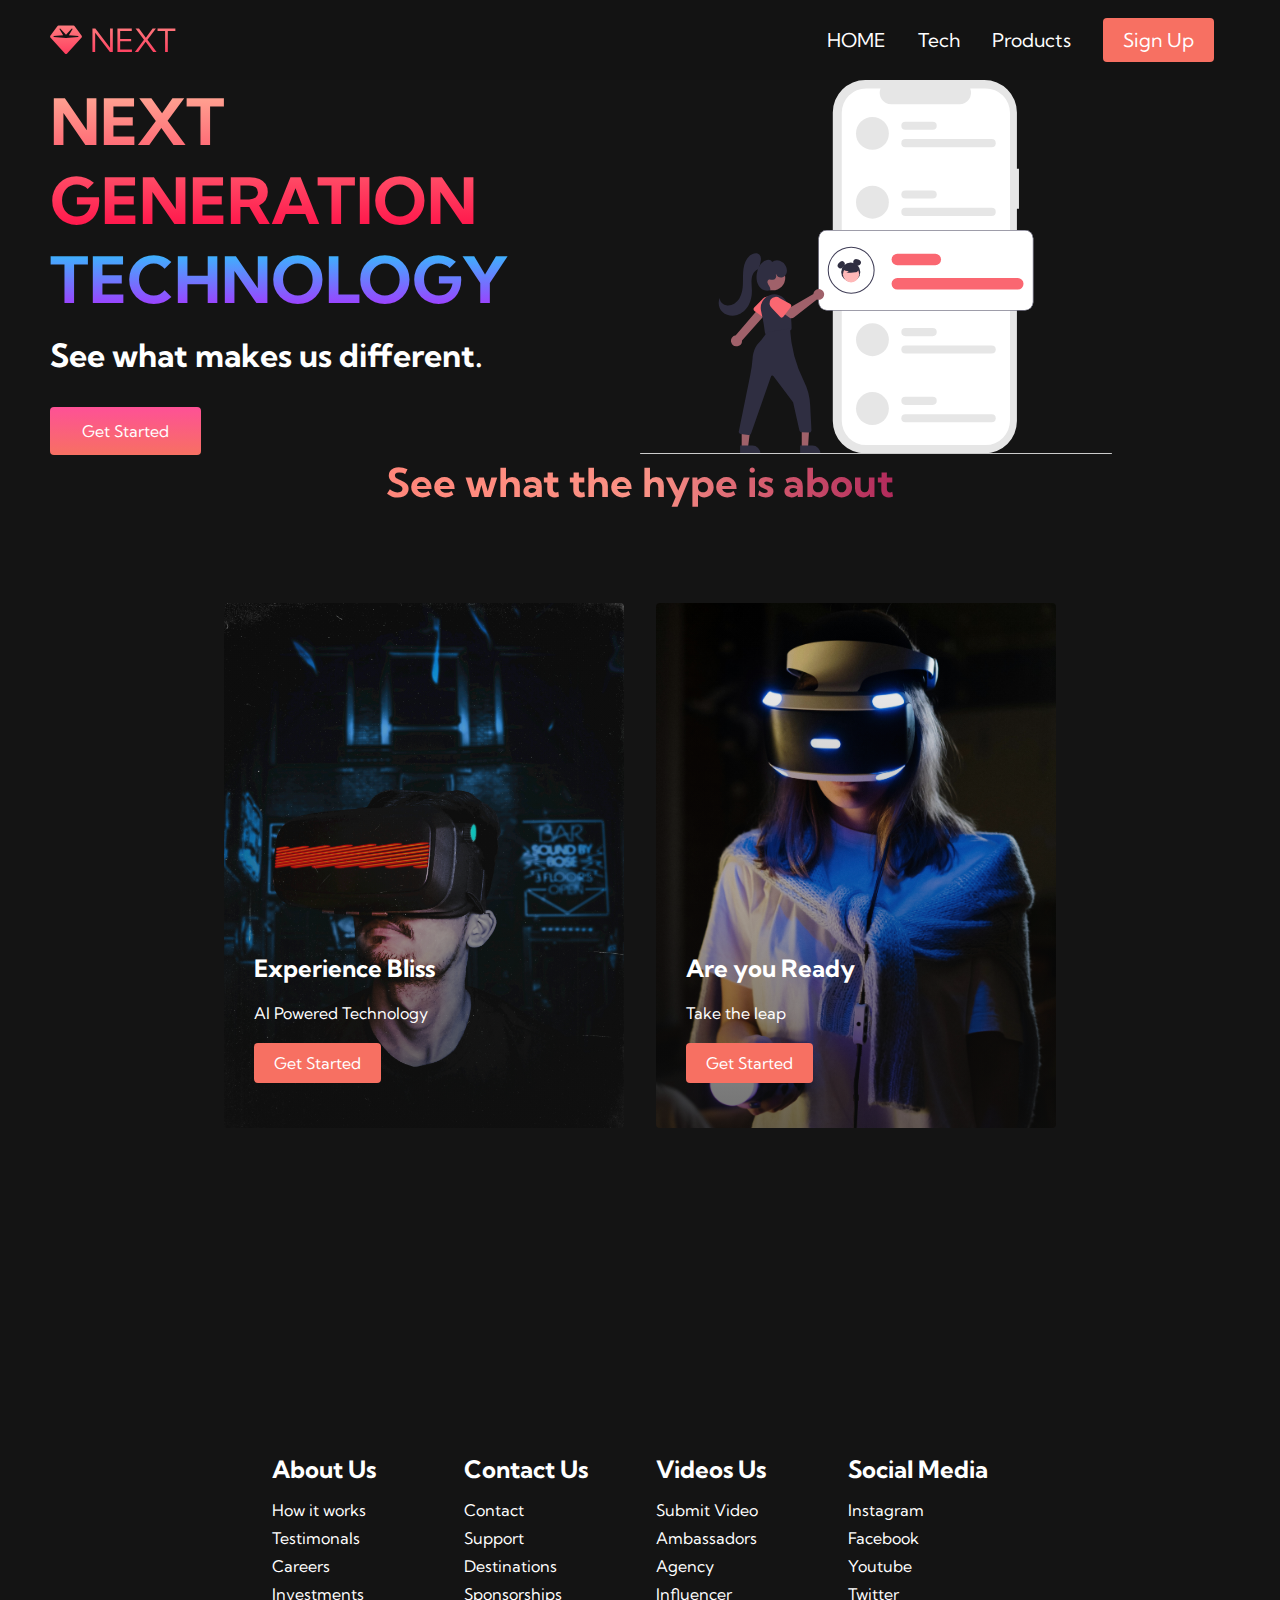
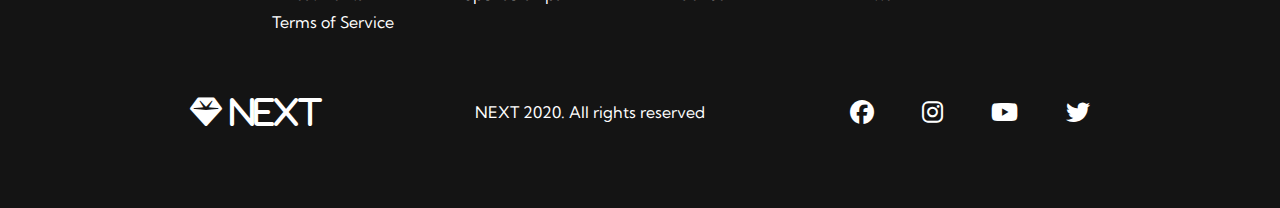
<file: index.html>
<!DOCTYPE html>
 <html lang="en">
 <head>
    <meta charset="UTF-8">
    <meta name="viewport" content="width=device-width, initial-scale=1.0">
    <title>Next Website</title>
    <link rel="stylesheet" href="styles.css"/>
    <link rel="stylesheet" href="https://cdnjs.cloudflare.com/ajax/libs/font-awesome/6.6.0/css/all.min.css">
    <link rel="preconnect" href="https://fonts.googleapis.com">
    <link rel="preconnect" href="https://fonts.gstatic.com" crossorigin>
    <link href="https://fonts.googleapis.com/css2?family=Kumbh+Sans&display=swap" rel="stylesheet">




 </head>
 <body>
    <nav class="navbar">
        <div class="navbar__container">
            <a href="/" id="navbar__logo"><i class="fas fa-gem"></i>  NEXT</a>
            <div class="navbar__toggle" id="mobile-menu">
                <span class="bar"></span>
                <span class="bar"></span>
                <span class="bar"></span>

            </div>
             <ul class="navbar__menu">
                <li class="navbar__item">
                    <a href="/" class="navbar__links"> HOME
                    </a>
                </li>    
                <li class="navbar__item">
                    <a href="/tech.html" class="navbar__links">Tech
                    </a>
                </li>  
                <li class="navbar__item">
                    <a href="/" class="navbar__links">Products
                    </a>
                </li>  
                <li class="navbar__btn">
                    <a href="/" class="button">Sign Up
                    </a>
                </li>  
           
             </ul>
        </div>
    </nav>
    <div class="main">
        <div class="main__container">
            <div class="main__content">
                <h1>
                    NEXT GENERATION
                </h1>
                <h2>TECHNOLOGY</h2>
                <p>See what makes us different.</p>
                <button class="main__btn"><a href="/">Get Started</a></button>

            </div>
            <div class="main__img--container">
                <img src="images/pic1.svg" alt="pic" id="main__img">
            </div>
        </div>
    </div>
    <!-- Services Section -->
     <div class="services">
        <h1>See what the hype is about</h1>
        <div class="services__container">
            <div class="services__card">
                <h2>Experience Bliss</h2>
                <p>AI Powered Technology</p>
                <button>Get Started</button>
            </div>
            <div class="services__card">
                <h2>Are you Ready</h2>
                <p>Take the leap</p>
                <button>Get Started</button>
            </div>
        </div>
     </div>
     <!-- Footer CSS -->
      <div class="footer__container">
        <div class="footer__links">
            <div class="footer__links--wrapper">
                <div class="footer__links--items">
                    <h2>About Us</h2>
                    <a href="/sign__up">How it works</a>
                    <a href="/">Testimonals</a>
                    <a href="/">Careers</a>
                    <a href="/">Investments</a>
                    <a href="/">Terms of Service</a>
                </div>
                <div class="footer__links--items">
                    <h2>Contact Us</h2>
                    <a href="/">Contact</a>
                    <a href="/">Support</a>
                    <a href="/">Destinations</a>
                    <a href="/">Sponsorships</a>
                </div>
            </div>
            <div class="footer__links--wrapper">
                <div class="footer__links--items">
                    <h2>Videos Us</h2>
                    <a href="/">Submit Video</a>
                    <a href="/">Ambassadors</a>
                    <a href="/">Agency</a>
                    <a href="/">Influencer</a>
                </div>
                <div class="footer__links--items">
                    <h2>Social Media</h2>
                    <a href="/">Instagram</a>
                    <a href="/">Facebook</a>
                    <a href="/">Youtube</a>
                    <a href="/">Twitter</a>
                </div>
            </div>
        </div>
        <div class="social__media">
            <div class="social__media--wrap">
                <div class="footer__logo">
                    <a href="/" id="footer__logo"><i class="fas fa-gem">   NEXT</i></a>

                </div>
                <p class="website__rights">NEXT 2020. All rights reserved</p>
                <div class="social__icons">
                    <a href="/" class="social__icon--link" target="_blank">
                        <i class="fab fa-facebook"></i>
                    </a>
                    <a href="/" class="social__icon--link" target="_blank">
                        <i class="fab fa-instagram"></i>
                    </a>
                    <a href="/" class="social__icon--link" target="_blank">
                        <i class="fab fa-youtube"></i>
                    </a>
                    <a href="/" class="social__icon--link" target="_blank">
                        <i class="fab fa-twitter"></i>
                    </a>
                </div>
            </div>
        </div>

      </div>
      
    <script src="app.js"></script>
 
 </body>
 </html>
</file>
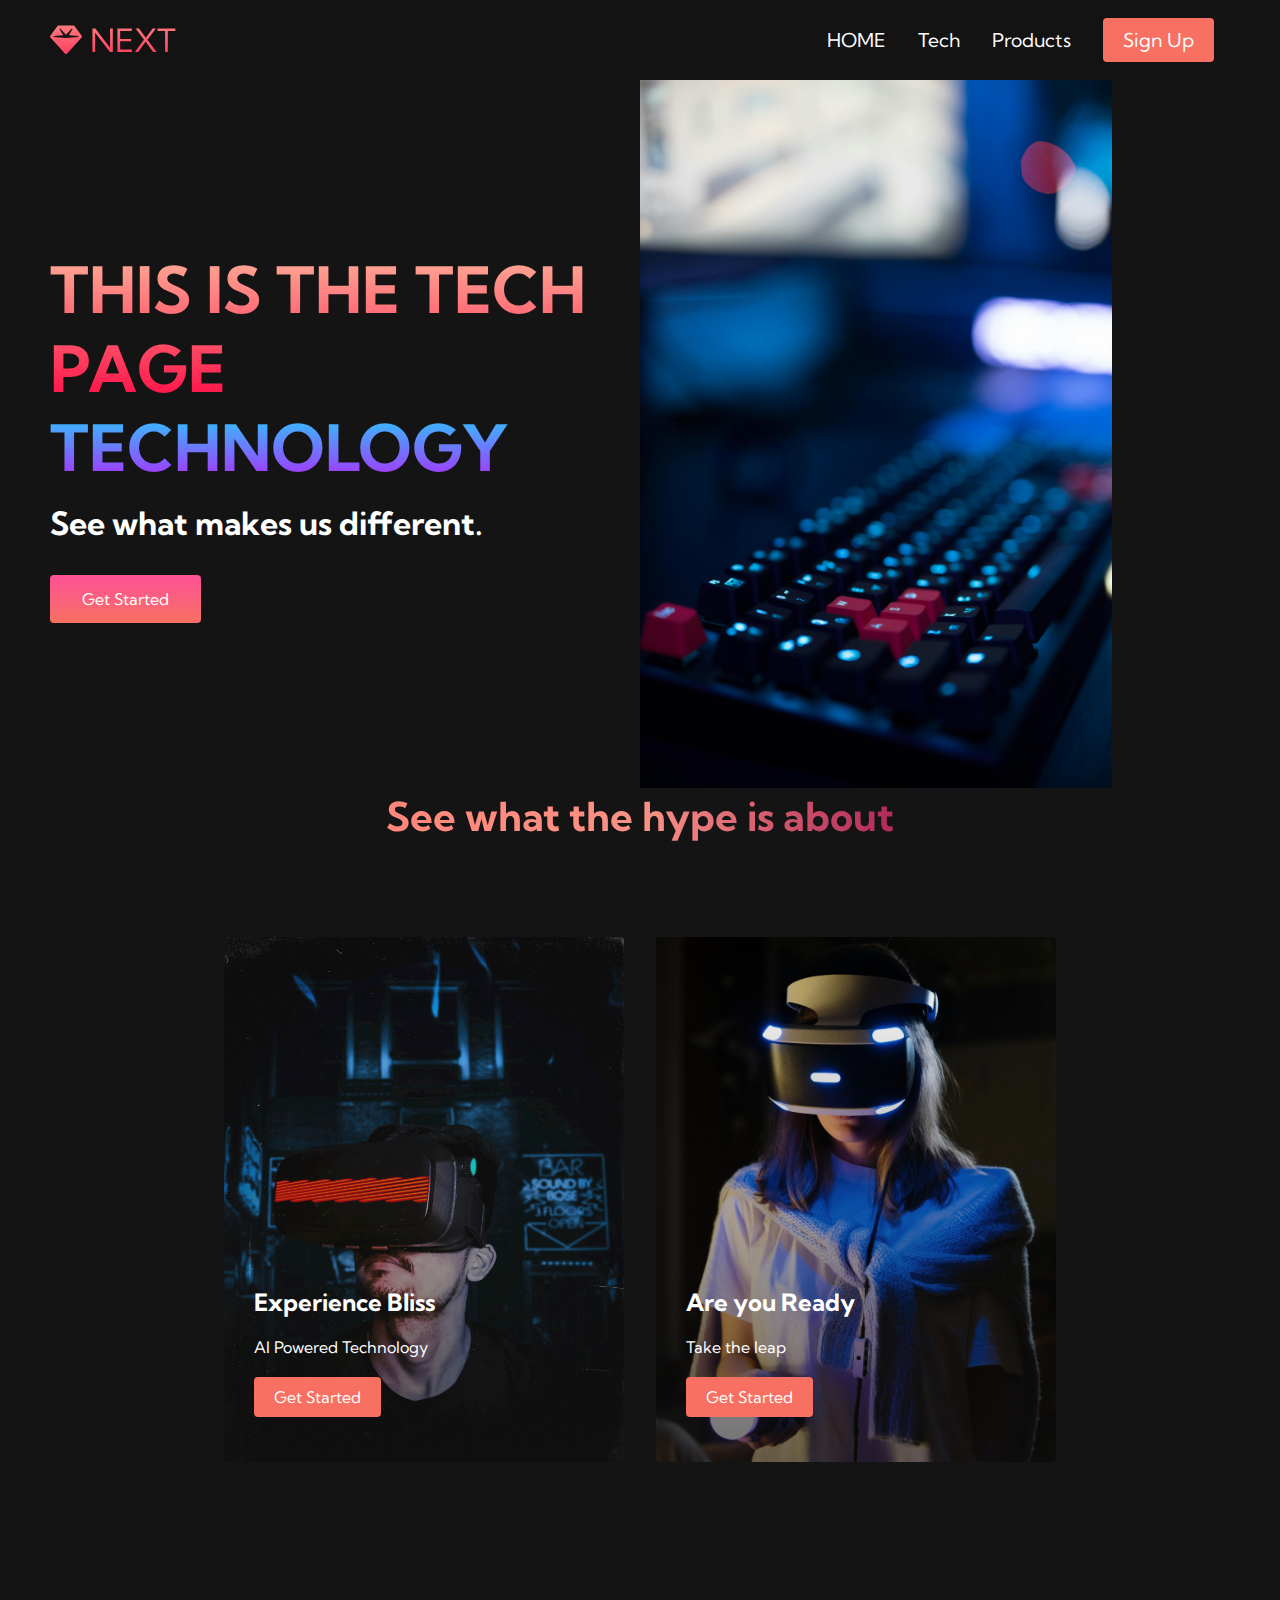
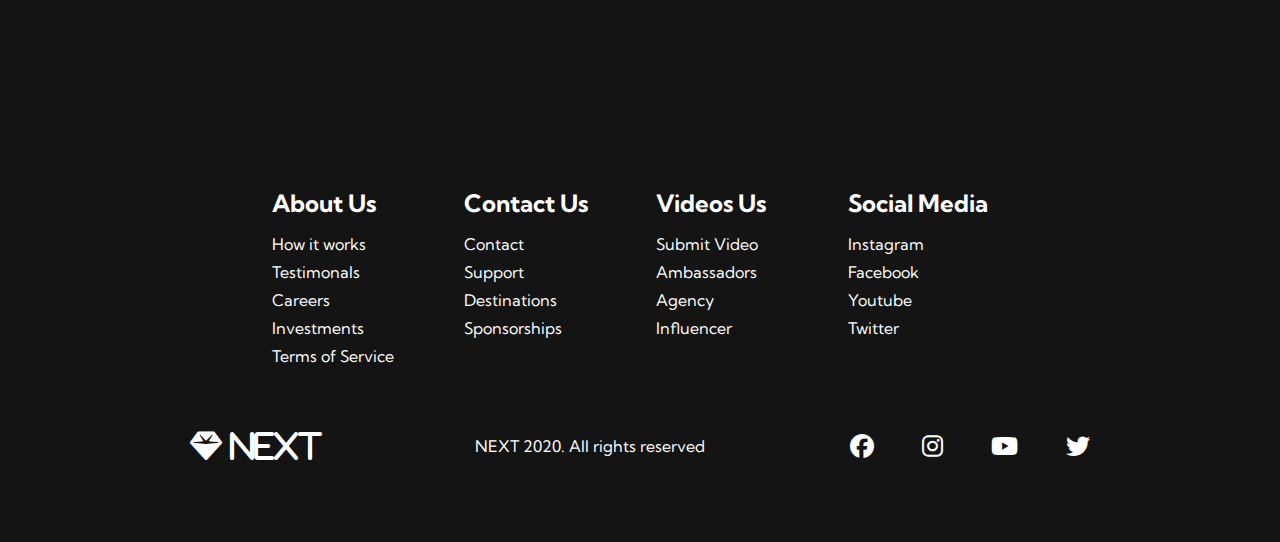
<file: tech.html>
<!DOCTYPE html>
<html lang="en">
<head>
   <meta charset="UTF-8">
   <meta name="viewport" content="width=device-width, initial-scale=1.0">
   <title>Next Website</title>
   <link rel="stylesheet" href="styles.css"/>
   <link rel="stylesheet" href="https://cdnjs.cloudflare.com/ajax/libs/font-awesome/6.6.0/css/all.min.css">
   <link rel="preconnect" href="https://fonts.googleapis.com">
   <link rel="preconnect" href="https://fonts.gstatic.com" crossorigin>
   <link href="https://fonts.googleapis.com/css2?family=Kumbh+Sans&display=swap" rel="stylesheet">




</head>
<body>
   <nav class="navbar">
       <div class="navbar__container">
           <a href="/" id="navbar__logo"><i class="fas fa-gem"></i>  NEXT</a>
           <div class="navbar__toggle" id="mobile-menu">
               <span class="bar"></span>
               <span class="bar"></span>
               <span class="bar"></span>

           </div>
            <ul class="navbar__menu">
               <li class="navbar__item">
                   <a href="/" class="navbar__links"> HOME
                   </a>
               </li>    
               <li class="navbar__item">
                   <a href="/tech.html" class="navbar__links">Tech
                   </a>
               </li>  
               <li class="navbar__item">
                   <a href="/" class="navbar__links">Products
                   </a>
               </li>  
               <li class="navbar__btn">
                   <a href="/" class="button">Sign Up
                   </a>
               </li>  
          
            </ul>
       </div>
   </nav>
   <div class="main">
       <div class="main__container">
           <div class="main__content">
               <h1>
                  THIS IS THE TECH PAGE
               </h1>
               <h2>TECHNOLOGY</h2>
               <p>See what makes us different.</p>
               <button class="main__btn"><a href="/">Get Started</a></button>

           </div>
           <div class="main__img--container">
               <img src="images/pic4.jpg" alt="pic" id="main__img">
           </div>
       </div>
   </div>
   <!-- Services Section -->
    <div class="services">
       <h1>See what the hype is about</h1>
       <div class="services__container">
           <div class="services__card">
               <h2>Experience Bliss</h2>
               <p>AI Powered Technology</p>
               <button>Get Started</button>
           </div>
           <div class="services__card">
               <h2>Are you Ready</h2>
               <p>Take the leap</p>
               <button>Get Started</button>
           </div>
       </div>
    </div>
    <!-- Footer CSS -->
     <div class="footer__container">
       <div class="footer__links">
           <div class="footer__links--wrapper">
               <div class="footer__links--items">
                   <h2>About Us</h2>
                   <a href="/sign__up">How it works</a>
                   <a href="/">Testimonals</a>
                   <a href="/">Careers</a>
                   <a href="/">Investments</a>
                   <a href="/">Terms of Service</a>
               </div>
               <div class="footer__links--items">
                   <h2>Contact Us</h2>
                   <a href="/">Contact</a>
                   <a href="/">Support</a>
                   <a href="/">Destinations</a>
                   <a href="/">Sponsorships</a>
               </div>
           </div>
           <div class="footer__links--wrapper">
               <div class="footer__links--items">
                   <h2>Videos Us</h2>
                   <a href="/">Submit Video</a>
                   <a href="/">Ambassadors</a>
                   <a href="/">Agency</a>
                   <a href="/">Influencer</a>
               </div>
               <div class="footer__links--items">
                   <h2>Social Media</h2>
                   <a href="/">Instagram</a>
                   <a href="/">Facebook</a>
                   <a href="/">Youtube</a>
                   <a href="/">Twitter</a>
               </div>
           </div>
       </div>
       <div class="social__media">
           <div class="social__media--wrap">
               <div class="footer__logo">
                   <a href="/" id="footer__logo"><i class="fas fa-gem">   NEXT</i></a>

               </div>
               <p class="website__rights">NEXT 2020. All rights reserved</p>
               <div class="social__icons">
                   <a href="/" class="social__icon--link" target="_blank">
                       <i class="fab fa-facebook"></i>
                   </a>
                   <a href="/" class="social__icon--link" target="_blank">
                       <i class="fab fa-instagram"></i>
                   </a>
                   <a href="/" class="social__icon--link" target="_blank">
                       <i class="fab fa-youtube"></i>
                   </a>
                   <a href="/" class="social__icon--link" target="_blank">
                       <i class="fab fa-twitter"></i>
                   </a>
               </div>
           </div>
       </div>

     </div>
     
   <script src="app.js"></script>

</body>
</html>
</file>
<file: styles.css>
* {
    box-sizing: border-box;
    margin: 0;
    padding: 0;
    font-family: 'Kumbh Sans', sans-serif;
    /* height: 100vh; */
}
/* NAVBAR SECTION */
.navbar {
    background: #131313;
    height: 80px;
    display: flex;
    justify-content: center;
    align-items: center;
    font-size: 1.2rem;
    position: sticky;
    top: 0PX;
    z-index: 999;


}
.navbar__container{
    display: flex;
    justify-content: space-between;
    height: 80px;
    z-index: 1;
    width: 100%;
    max-width: 1300px;
    margin: 0 auto;
    padding: 0 50px;
}
#navbar__logo{
    background-color: #ff8177;
    background-image: linear-gradient(to top, #ff0844 0%,#ffb199 100%);
    background-size: 100%;
    -webkit-background-clip: text;
    -moz-background-clip: text;
    -webkit-text-fill-color: transparent;
    -moz-text-fill-color:transparent;
    display: flex;
    align-items: center;
    cursor: pointer;
    text-decoration: none;
    font-size: 2rem;

}
.fa-gem{
    margin-right: 0.5rem;
}
.navbar__menu{
    display: flex;
    align-items: center;
    list-style: none;
    text-align: center;

}
.navbar__item{
    height: 80px;

}
.navbar__links{
    color: #fff;
    display: flex;
    align-items: center;
    justify-content:center;
    text-decoration: none;
    padding: 0 1rem;
    height: 100%;
}
.navbar__btn{
    display: flex;
    justify-content: center;
    align-items: center;
    padding: 0 1rem;
    width: 100%;

}
.button{
    display: flex;
    justify-content: center;
    align-items: center;
    text-decoration: none;
    padding: 10px 20px;
    height: 100%;
    width: 100%;
    border: none;
    outline: none;
    border-radius: 4px;
    background: #f77062;
    color: #fff;


}
.button:hover{
    background: #4837ff;
    transition: all 0.3s ease;
}
.navbar__links:hover{
    color: #f77062;
    transition: all 0.3s ease;
}

@media screen and (max-width: 961px) {
    .navbar__container{
        display: flex;
        justify-content: space-between;
        height: 80px;
        z-index: 1;
        width: 100%;
        max-width: 1300px;
        padding: 0px;

    }
    .navbar__menu{
        display: grid;
        grid-template-columns: auto;
        margin: 0;
        width: 100%;
        position: absolute;
        top: -1000px;
        opacity: 0;
        transition: all 0.5s ease;
        height: 50vh;
        z-index:-1;
        background: #131313;            
    }

        .navbar__menu.active{
            background: #131313;
            top: 80px;
            opacity: 1;
            transition: all 0.5s ease;
            z-index: 99;
            height: 50vh;
            font-size: 1.6rem;
        }

    #navbar__logo{
        padding-left: 25px;

    }
    .navbar__toggle .bar {
        width: 25px;
        height: 3px;
        margin: 5px auto;
        transition: all 0.3s ease-in-out;
        background: #fff;


    }
    .navbar__item {
        width: 100%;
     }
     .navbar__links{
        text-align: center;
        padding: 2rem;
        width: 100%;
        display: table;
     }
     #mobile-menu{
        position: absolute;
        top: 20%;
        right: 5%;
        transform: translate(5% , 20%);
        /* display: none; */
     }
     .navbar__btn{
        padding-bottom: 2rem;

     }
     .button{
        display: flex;
        justify-content: center;
        align-items: center;
        width: 80%;
        height: 80px;
        margin: 0;
     }
     .navbar__toggle .bar{
        display: block;
        cursor: pointer;
     }
    #mobile-menu.is-active .bar:nth-child(2){
        opacity: 0;

    }
      #mobile-menu.is-active .bar:nth-child(1){
       transform: translateY(8px) rotate(45deg);
        
    }
    #mobile-menu.is-active .bar:nth-child(3){
        transform: translateY(-8px) rotate(-45deg);
         
     }

}
/* HERO SECTION */
.main{
    background-color: #141414;
    /* height: 100vh; */
}
.main__container{
    display: grid;
    grid-template-columns: 1fr 1fr;
    align-items: center;
    justify-self: center;
    margin: 0 auto;
    background-color: #141414;
    z-index: 1;
    width: 100%;
    max-width: 1300px;
    padding: 0 50px;

}
.main__content h1{
    font-size: 4rem;
    background-color: #ff8177;
    background-image: linear-gradient(to top, #ff0844 0%, #ffb199 100%);
    background-size: 100%;
    -webkit-background-clip: text;
    -moz-background-clip: text;
    -webkit-text-fill-color: transparent;
    -moz-text-fill-color:transparent;



}
.main__content h2{
    font-size: 4rem;
    background-color: #ff8177;
    background-image: linear-gradient(to top, #b721ff 0%, #21d4fd 100%);
    background-size: 100%;
    -webkit-background-clip: text;
    -moz-background-clip: text;
    -webkit-text-fill-color: transparent;
    -moz-text-fill-color:transparent;

}
.main__content p {
    margin-top: 1rem;
    font-size: 2rem;
    font-weight: 700;
    color: #fff;

}
.main__btn{
    font-size: 1rem;
    background-image: linear-gradient(to top, #f77062 0%,#fe5196 100% );
    padding: 14px 32px;
    border: none;
    border-radius: 4px;
    color: #fff;
    margin-top: 2rem;
    cursor: pointer;
    position: relative;
    transition: all 0.35s;
    outline: none;



}
.main__btn a {
    position: relative;
    z-index: 2;
    color: #fff;
    text-decoration: none;


}


.main__btn:after {
    position: absolute;
    content:'' ;
    top: 0;
    left: 0;
    width: 0;
    height: 100%;
    background: #4837ff;
    transition: all 0.35s;
    border-radius: 4px;
} 
.main__btn:hover {
    color: #fff;
}
.main__btn:hover:after{
    width: 100%;
}
  border-radius: 4px;
} 
.main__img--container{
    text-align: center;


}
#main__img {
    height: 80%;
    width: 80%;
   
}
/* mobile Responsive */
@media screen and (max-width: 768px) {
    .main__container{
        display: grid;
        grid-template-columns: auto;
        align-items: center;
        justify-self: center;
        width: 100%;
        margin: 0 auto;
        height: 90vh;

    }
    .main__content{
        text-align: center;
        margin: 4rem;

    }
    .main__content h1{
        font-size: 2.5rem;
        margin-top: 2rem;
        
    }
    .main__content h2{
        font-size: 3rem;

    }
    .main__content p{
        margin-top: 1rem;
        font-size: 1.5rem;
    }
    
}
@media screen and (max-width:480px){
    .main__content h1{
        font-size: 2rem;
        margin-top: 3rem;
        
    }
    .main__content h2{
        font-size: 2rem;

    }
    .main__content p{
        margin-top: 2rem;
        font-size: 1.5rem;
    }
    .main__btn{
        padding:12px 36px;
        margin:2.5rem;
    }
    
}
/* Services section css */
 .services{
    background: #141414;
    display: flex;
    flex-direction: column;
    align-items: center;
    height: 100vh;

 }
 .services h1{
    background-color: #ff8177;
    background-image: linear-gradient(to right,#ff8177 0%,#ff867a 0%,#ff8c7f 21%,#f99185 52%,#cf556c 78%,#b12a5b 100%);
    background-size:100% ;
    margin-bottom: 5rem;
    font-size: 2.5rem;
    -webkit-background-clip: text;
    -moz-background-clip: text;
    -webkit-text-fill-color: transparent;
    -moz-text-fill-color:transparent;
 }
.services__container {
    display: flex;
    justify-content: center;
    flex-wrap: wrap;

}
.services__card {
    margin: 1rem;
    height: 525px;
    width: 400px;
    border-radius: 4px;
    background-image: linear-gradient(to bottom,rgba(0,0,0,0) 0%,rgba(17,17,17,0.6) 100%),url("/images/pic2.jpg");
    background-size:cover ;
    position: relative;
    color: #fff;

}
.services__card:nth-child(2){
    background-image: linear-gradient(to bottom,rgba(0,0,0,0) 0%,rgba(17,17,17,0.6) 100%),url("/images/pic3.jpg");
    
}
.services h2{
    position: absolute;
    top: 350px;
    left: 30px;
}
.services__card p{
    position: absolute;
    top: 400px;
    left: 30px;
}
.services__card button {
    color: #fff;
    padding: 10px 20px;
    border: none;
    outline: none;
    border-radius: 4px;
    background: #f77062;
    position: absolute;
    top: 440px;
    left: 30px;
    font-size: 1rem;
    cursor: pointer;
}



.services__card:hover {
    transform: scale(1.075);
    transition: 0.2s ease-in;
    cursor: pointer;
}

@media screen and (max-width:960px){
    .services{
        height: 1600px;
    }
    .services h1{
        font-size: 2rem;
        margin-top: 12rem;
    }
}
@media screen and (max-width:480px){
    .services{
        height: 1400px;

    }
    .services h1{
        font-size: 1.2rem;
    }
    .services__card{
        width: 300px;
    }
}
/* Footer CSS */
.footer__container {
    background-color: #141414;
    padding: 5rem 0;
    display: flex;
    flex-direction: column;
    justify-content: center;
    align-items: center;
}

#footer__logo {
    color: #fff;
    display: flex;
    align-items: center;
    cursor: pointer;
    text-decoration: none;
    font-size: 2rem;
}

.footer__links {
    width: 100%;
    max-width: 1000px;
    display: flex;
    justify-content:center ;
}

.footer__links--wrapper {
    display: flex;
}

.footer__links--items{
    display: flex;
    flex-direction: column;
    align-items: flex-start;
    margin: 16px;
    text-align: left;
    width: 160px;
    box-sizing: border-box;
}

.footer__links--items h2{
    margin-bottom: 16px;
}

.footer__links--items > h2 {
    color: #fff;
}

.footer__links--items a {
    color: #fff;
    text-decoration: none;
    margin-bottom: 0.5rem;
}

.footer__links--items a:hover  {
    color: #e9e9e9;
    transition: 0.3s ease-out;
}

/* Social icons */

.social__icon--link{
    color: #fff;
    font-size: 24px;
}

.social__media{
    max-width: 1000px;
    width: 100%;
}

.social__media--wrap{
    display: flex;
    justify-content: space-between;
    align-items: center;
    width: 90%;
    max-width: 1000px;
    margin: 40px auto 0 auto;
}

.social__icons {
    display: flex;
    justify-content: space-between;
    align-items: center;
    width: 240px;
}


.social__logo {
    color: #fff;
    justify-self: flex-start;
    margin-left: 20px;
    cursor: pointer;
    text-decoration: none;
    font-size: 2rem;
    display: flex;
    align-items: center;
    margin-bottom: 16px;
}

.website__rights {
    color: #fff;
}

@media screen and (max-width: 820px){
    .footer__links {
        padding-top: 2rem;
    }
    #footer__logo{
        margin-bottom: 2rem;

    }
    .website__rights{
        margin-bottom: 2rem;
    }
    .footer__links--wrapper{
        flex-direction: column;
    }
    .social__media--wrap{
        flex-direction: column;
    }

}
@media screen and ( max-width: 480px){
    .footer__links--items{
        margin: 0;
        padding: 10px;
        width: 100px;
    }
}
</file>
